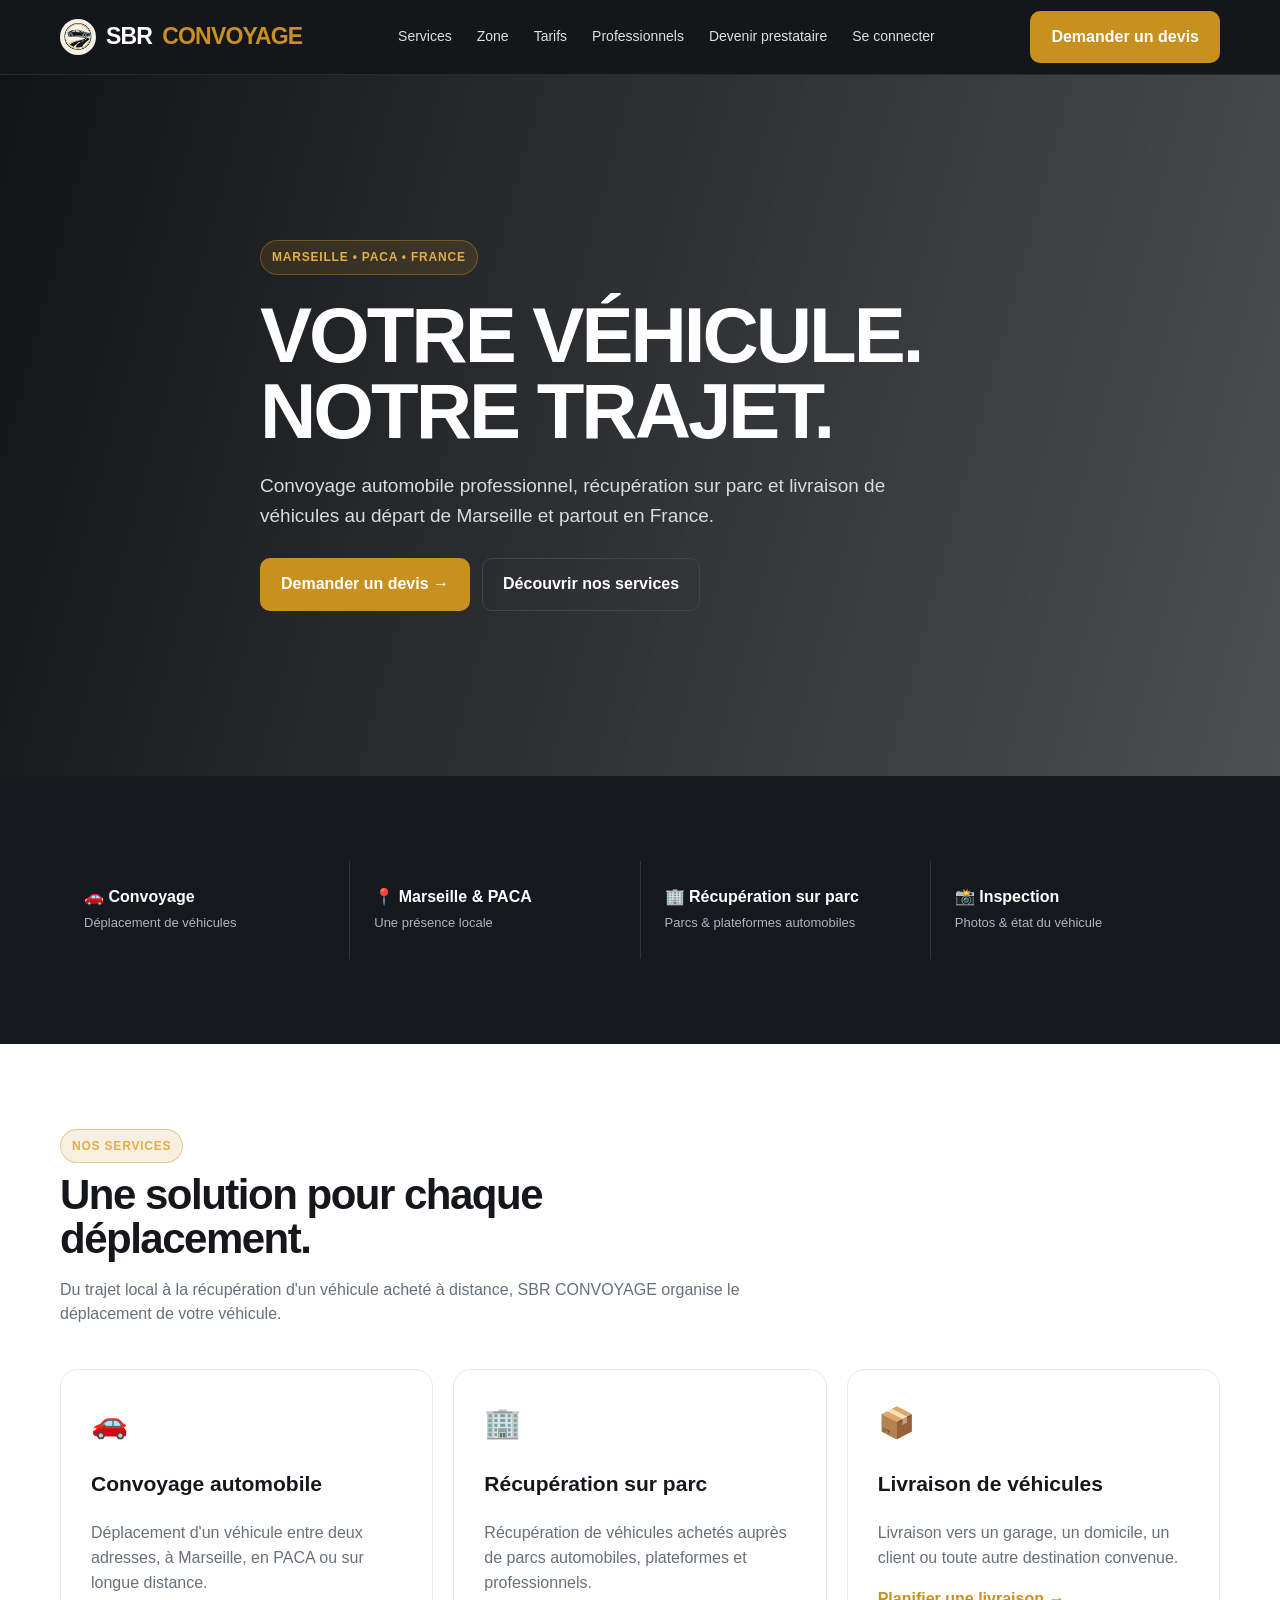
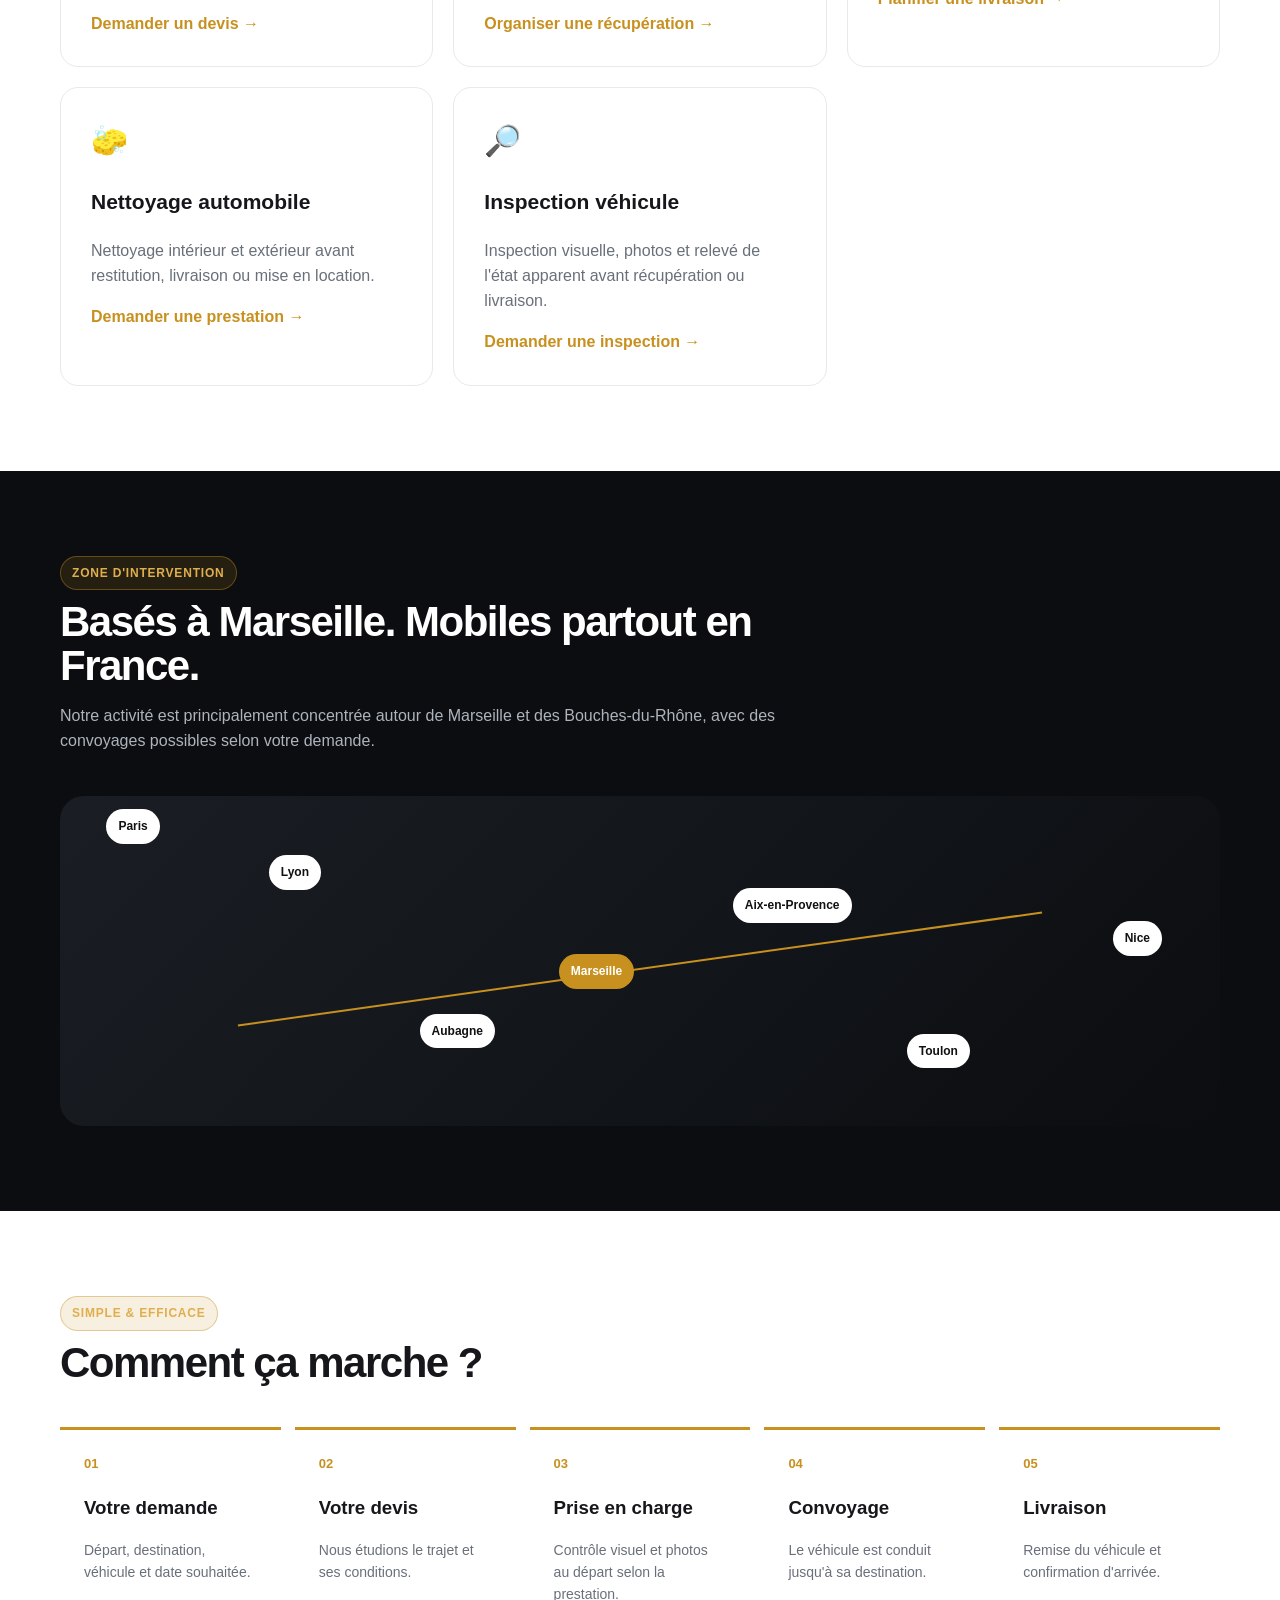
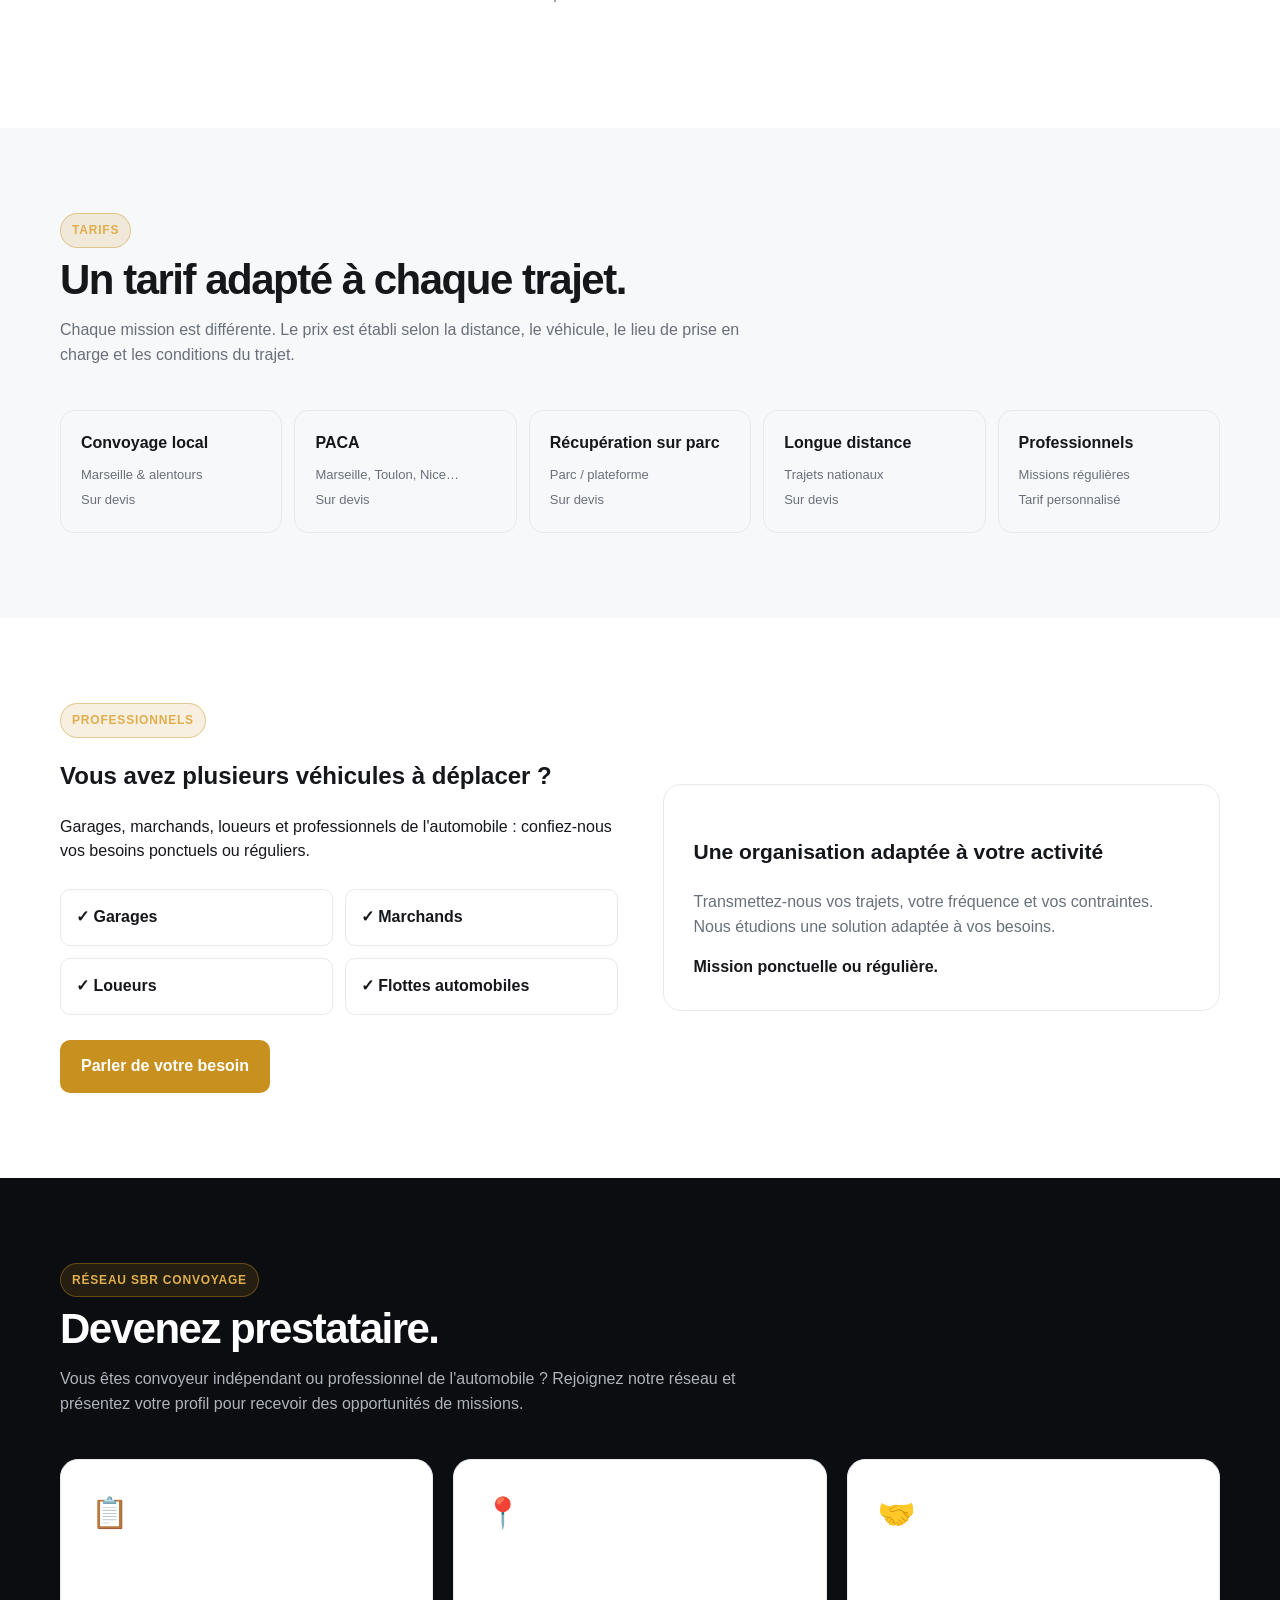
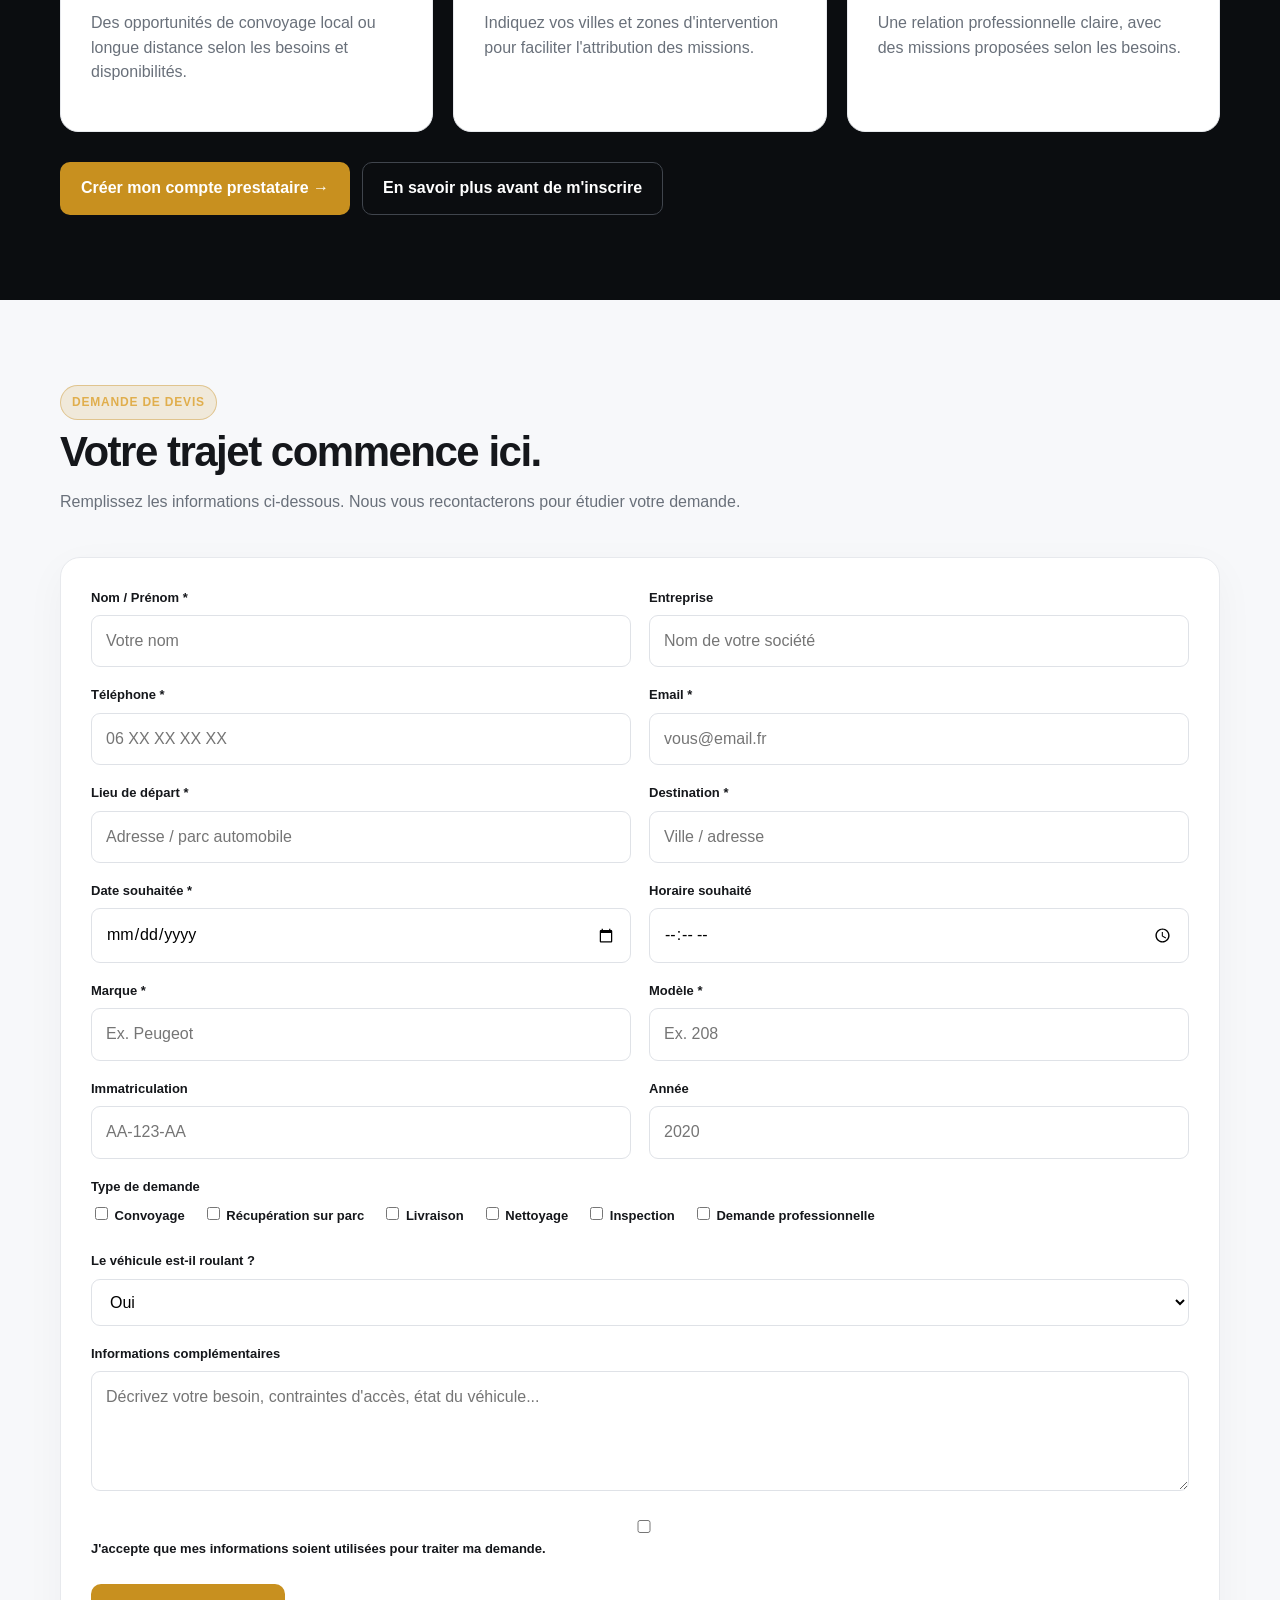
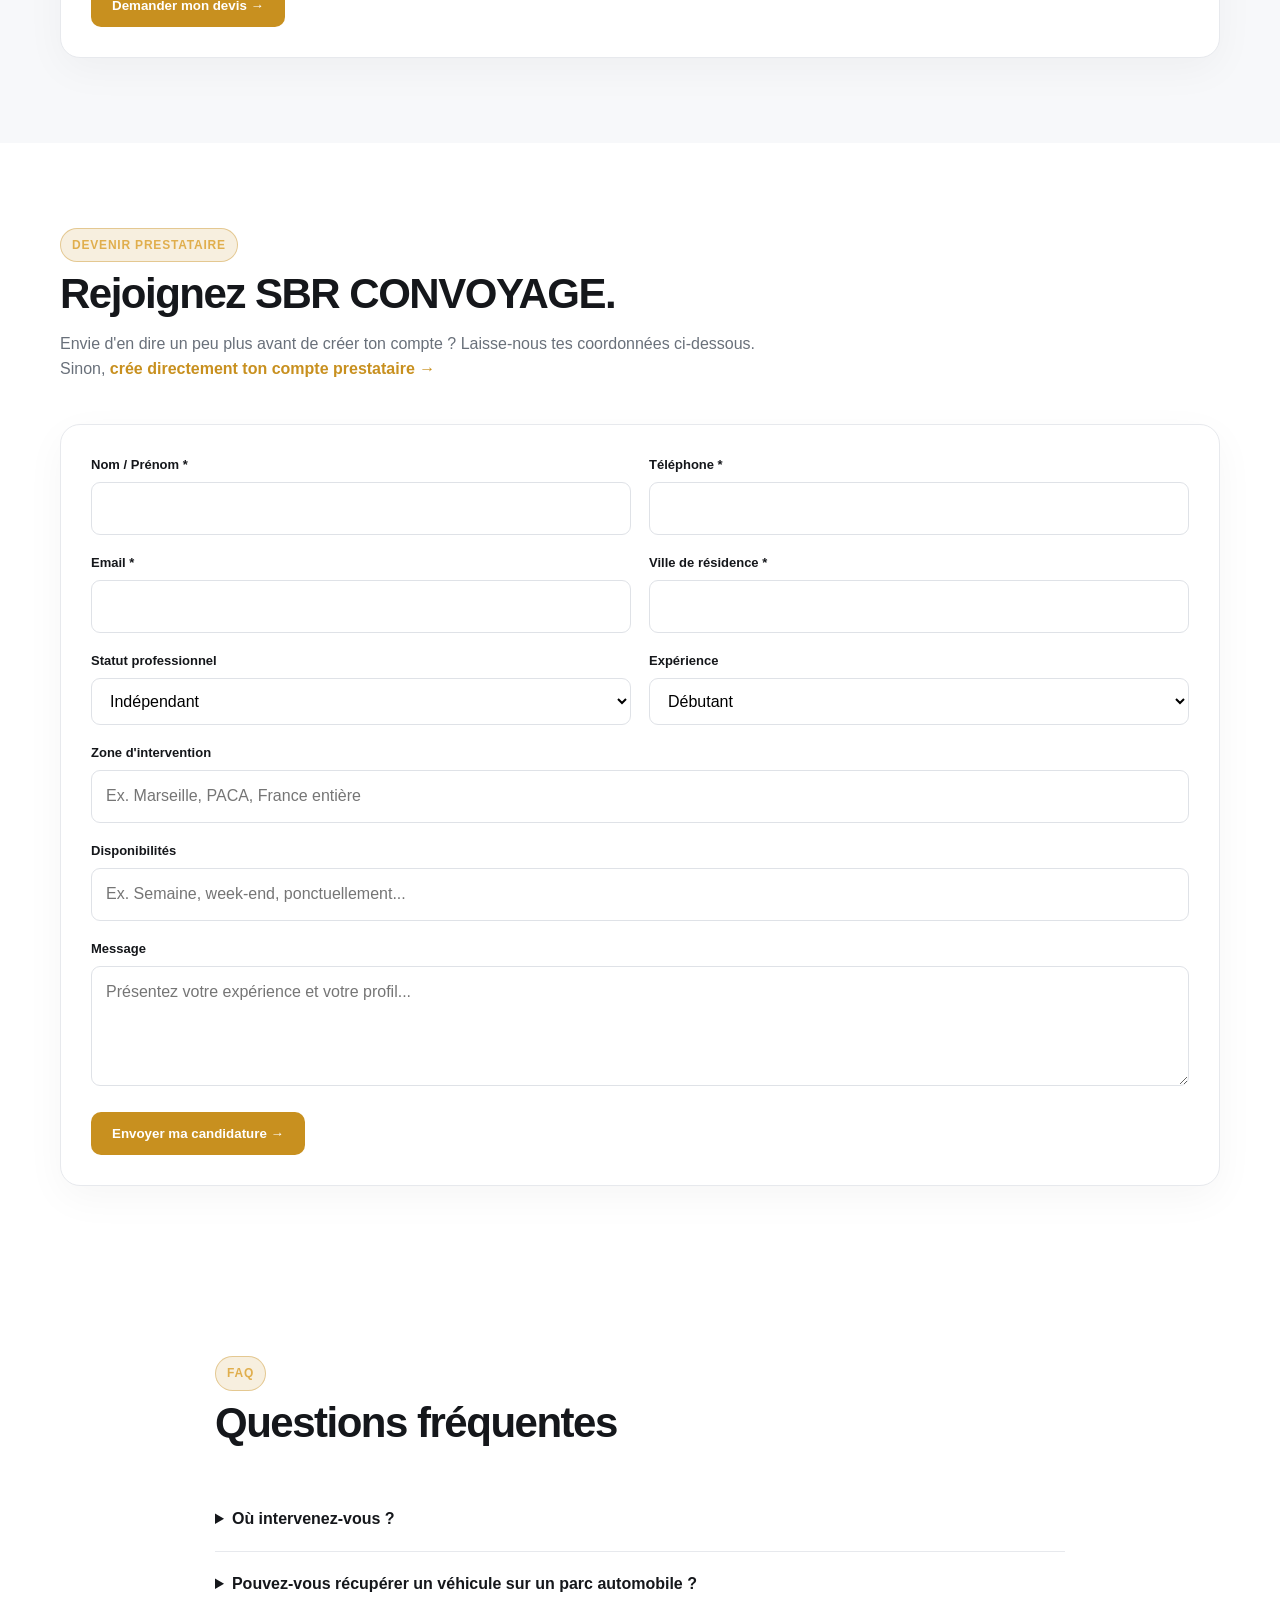
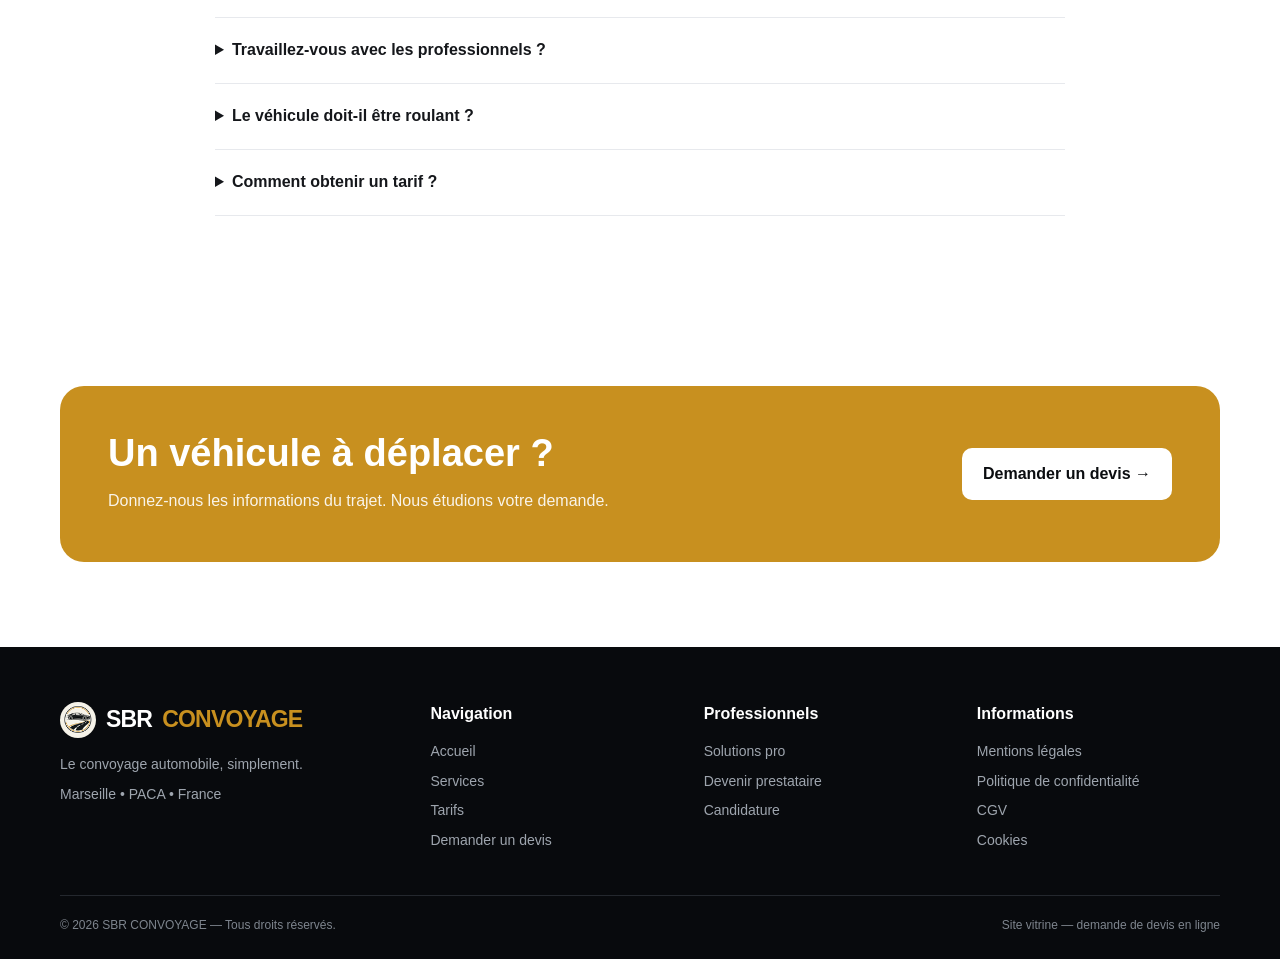
<file: vitrine.html>
<!DOCTYPE html>
<html lang="fr">
<head>
<meta charset="UTF-8">
<meta name="viewport" content="width=device-width, initial-scale=1.0">
<title>SBR Convoyage — Convoyage automobile à Marseille</title>
<meta name="description" content="SBR Convoyage : convoyage automobile, récupération sur parc et livraison de véhicules au départ de Marseille et partout en France.">
<link rel="manifest" href="manifest.json">
<meta name="theme-color" content="#0b0d10">
<link rel="apple-touch-icon" href="icons/icon-apple-touch.png">
<link rel="icon" href="icons/icon-192.png">
<style>
:root{--dark:#0b0d10;--dark2:#15191f;--text:#15171b;--muted:#69707a;--line:#e7e9ed;--accent:#C8901F;--bg:#f7f8fa;--white:#fff}
*{box-sizing:border-box}html{scroll-behavior:smooth}body{margin:0;font-family:Inter,Arial,sans-serif;color:var(--text);background:var(--white);line-height:1.55}
a{text-decoration:none;color:inherit}.container{width:min(1160px,92%);margin:auto}
header{position:sticky;top:0;z-index:50;background:rgba(11,13,16,.96);color:white;border-bottom:1px solid #252930}
.nav{height:74px;display:flex;align-items:center;justify-content:space-between;gap:20px}.logo{font-size:23px;font-weight:900;letter-spacing:-.8px;display:inline-flex;align-items:center;gap:10px}.logo img{height:36px;width:36px;border-radius:50%;display:block}.logo span{color:var(--accent)}
nav{display:flex;gap:25px;align-items:center;font-size:14px}nav a{opacity:.86}nav a:hover{opacity:1;color:#fff}.btn{display:inline-flex;align-items:center;justify-content:center;padding:13px 20px;border-radius:10px;font-weight:800;border:1px solid transparent;cursor:pointer}.btn-primary{background:var(--accent);color:#fff}.btn-light{background:#fff;color:var(--dark)}.btn-outline{border-color:#40454d;color:#fff}
.menu{display:none;background:none;border:0;color:#fff;font-size:25px}
.hero{background:linear-gradient(105deg,rgba(8,10,13,.96),rgba(8,10,13,.72)),url("https://images.unsplash.com/photo-1492144534655-ae79c964c9d7?auto=format&fit=crop&w=1800&q=85") center/cover;min-height:650px;display:flex;align-items:center;color:white}
.hero-content{max-width:760px;padding:80px 0}.eyebrow{display:inline-block;color:#E0AE4D;background:rgba(200,144,31,.14);border:1px solid rgba(200,144,31,.4);padding:7px 11px;border-radius:99px;font-weight:800;font-size:12px;text-transform:uppercase;letter-spacing:.8px}
h1{font-size:clamp(43px,7vw,78px);line-height:.98;letter-spacing:-3px;margin:22px 0}.hero p{font-size:19px;color:#d8dbe0;max-width:650px}.actions{display:flex;gap:12px;flex-wrap:wrap;margin-top:28px}
.trust{background:var(--dark2);color:white}.trust-grid{display:grid;grid-template-columns:repeat(4,1fr);gap:1px;background:#30343b}.trust-item{padding:24px;background:var(--dark2)}.trust-item strong{display:block}.trust-item span{font-size:13px;color:#aeb4bc}
section{padding:85px 0}.section-head{max-width:720px;margin-bottom:42px}.section-head h2{font-size:42px;line-height:1.05;letter-spacing:-1.5px;margin:10px 0}.section-head p{color:var(--muted)}
.cards{display:grid;grid-template-columns:repeat(3,1fr);gap:20px}.card{border:1px solid var(--line);border-radius:18px;padding:30px;background:white;transition:.2s}.card:hover{transform:translateY(-3px);box-shadow:0 12px 35px #1111}.icon{font-size:30px}.card h3{font-size:21px}.card p{color:var(--muted)}.link{font-weight:800;color:var(--accent)}
.dark-section{background:var(--dark);color:white}.dark-section .section-head p{color:#aeb4bc}
.mapbox{background:linear-gradient(135deg,#1a1e24,#0b0d10);border-radius:24px;min-height:330px;position:relative;overflow:hidden;padding:35px}.route{height:2px;background:var(--accent);position:absolute;left:15%;right:15%;top:52%;transform:rotate(-8deg)}.city{position:absolute;background:#fff;color:#111;padding:8px 12px;border-radius:99px;font-size:12px;font-weight:800}.marseille{left:43%;top:48%;background:var(--accent);color:#fff}.aubagne{left:31%;top:66%}.aix{left:58%;top:28%}.toulon{left:73%;top:72%}.nice{right:5%;top:38%}.lyon{left:18%;top:18%}.paris{left:4%;top:4%}
.steps{display:grid;grid-template-columns:repeat(5,1fr);gap:14px}.step{padding:24px;border-top:3px solid var(--accent)}.num{font-size:13px;font-weight:900;color:var(--accent)}.step p{color:var(--muted);font-size:14px}
.price-grid{display:grid;grid-template-columns:repeat(5,1fr);gap:12px}.price{border:1px solid var(--line);border-radius:14px;padding:20px}.price strong{display:block;margin-bottom:7px}.price span{font-size:13px;color:var(--muted)}
.cta{background:var(--accent);color:#fff;border-radius:24px;padding:48px;display:flex;align-items:center;justify-content:space-between;gap:30px}.cta h2{font-size:38px;line-height:1.05;margin:0}.cta p{margin-bottom:0;opacity:.9}
.pro{display:grid;grid-template-columns:1fr 1fr;gap:45px;align-items:center}.check{display:grid;grid-template-columns:1fr 1fr;gap:12px;margin:25px 0}.check div{padding:15px;border:1px solid var(--line);border-radius:10px;font-weight:700}
.form-wrap{background:var(--bg)}form{background:white;border:1px solid var(--line);border-radius:20px;padding:30px;box-shadow:0 12px 40px #1111110a}.form-grid{display:grid;grid-template-columns:1fr 1fr;gap:18px}label{font-weight:800;font-size:13px;display:block;margin-bottom:7px}input,select,textarea{width:100%;padding:13px 14px;border:1px solid #dfe2e7;border-radius:9px;font:inherit;background:#fff}textarea{min-height:120px;resize:vertical}.full{grid-column:1/-1}.checks{display:flex;gap:18px;flex-wrap:wrap}.checks label{font-weight:600}.checks input{width:auto}
.faq{max-width:850px}.faq details{border-bottom:1px solid var(--line);padding:20px 0}.faq summary{font-weight:800;cursor:pointer}
footer{background:#080a0d;color:#fff;padding:55px 0 25px}.footer-grid{display:grid;grid-template-columns:1.4fr 1fr 1fr 1fr;gap:30px}.footer-grid p,.footer-grid a{color:#9ea5ae;font-size:14px;display:block;margin:8px 0}.footer-title{font-weight:800;margin-bottom:14px}.copyright{border-top:1px solid #24282e;margin-top:35px;padding-top:20px;color:#7e858e;font-size:12px;display:flex;justify-content:space-between}
@media(max-width:850px){nav{display:none}.menu{display:block}.nav>.btn{display:none}.trust-grid{grid-template-columns:1fr 1fr}.cards,.pro{grid-template-columns:1fr}.steps{grid-template-columns:1fr 1fr}.price-grid{grid-template-columns:1fr 1fr}.footer-grid{grid-template-columns:1fr 1fr}.cta{display:block}.cta .btn{margin-top:22px}.hero{min-height:590px}}
@media(max-width:560px){section{padding:62px 0}.hero-content{padding:60px 0}h1{letter-spacing:-2px}.hero p{font-size:16px}.trust-grid,.steps,.price-grid,.form-grid,.footer-grid{grid-template-columns:1fr}.full{grid-column:auto}.cta{padding:30px}.cta h2,.section-head h2{font-size:32px}.check{grid-template-columns:1fr}.copyright{display:block}.copyright span{display:block;margin-top:8px}}
</style>
</head>
<body>

<header>
  <div class="container nav">
    <a class="logo" href="#accueil"><img src="icons/logo-mark.png" alt="SBR CONVOYAGE">SBR<span>CONVOYAGE</span></a>
    <nav>
      <a href="#services">Services</a><a href="#zone">Zone</a><a href="#tarifs">Tarifs</a>
      <a href="#pro">Professionnels</a><a href="#prestataire">Devenir prestataire</a>
      <a href="index.html">Se connecter</a>
    </nav>
    <a class="btn btn-primary" href="#devis">Demander un devis</a>
    <button class="menu" aria-label="Menu">☰</button>
  </div>
</header>

<main>
<section class="hero" id="accueil">
  <div class="container hero-content">
    <span class="eyebrow">Marseille • PACA • France</span>
    <h1>VOTRE VÉHICULE.<br>NOTRE TRAJET.</h1>
    <p>Convoyage automobile professionnel, récupération sur parc et livraison de véhicules au départ de Marseille et partout en France.</p>
    <div class="actions">
      <a class="btn btn-primary" href="#devis">Demander un devis →</a>
      <a class="btn btn-outline" href="#services">Découvrir nos services</a>
    </div>
  </div>
</section>

<section class="trust">
<div class="container trust-grid">
  <div class="trust-item"><strong>🚗 Convoyage</strong><span>Déplacement de véhicules</span></div>
  <div class="trust-item"><strong>📍 Marseille & PACA</strong><span>Une présence locale</span></div>
  <div class="trust-item"><strong>🏢 Récupération sur parc</strong><span>Parcs & plateformes automobiles</span></div>
  <div class="trust-item"><strong>📸 Inspection</strong><span>Photos & état du véhicule</span></div>
</div>
</section>

<section id="services">
<div class="container">
  <div class="section-head"><span class="eyebrow">Nos services</span><h2>Une solution pour chaque déplacement.</h2><p>Du trajet local à la récupération d'un véhicule acheté à distance, SBR CONVOYAGE organise le déplacement de votre véhicule.</p></div>
  <div class="cards">
    <article class="card"><div class="icon">🚗</div><h3>Convoyage automobile</h3><p>Déplacement d'un véhicule entre deux adresses, à Marseille, en PACA ou sur longue distance.</p><a class="link" href="#devis">Demander un devis →</a></article>
    <article class="card"><div class="icon">🏢</div><h3>Récupération sur parc</h3><p>Récupération de véhicules achetés auprès de parcs automobiles, plateformes et professionnels.</p><a class="link" href="#devis">Organiser une récupération →</a></article>
    <article class="card"><div class="icon">📦</div><h3>Livraison de véhicules</h3><p>Livraison vers un garage, un domicile, un client ou toute autre destination convenue.</p><a class="link" href="#devis">Planifier une livraison →</a></article>
    <article class="card"><div class="icon">🧽</div><h3>Nettoyage automobile</h3><p>Nettoyage intérieur et extérieur avant restitution, livraison ou mise en location.</p><a class="link" href="#devis">Demander une prestation →</a></article>
    <article class="card"><div class="icon">🔎</div><h3>Inspection véhicule</h3><p>Inspection visuelle, photos et relevé de l'état apparent avant récupération ou livraison.</p><a class="link" href="#devis">Demander une inspection →</a></article>
  </div>
</div>
</section>

<section class="dark-section" id="zone">
<div class="container">
  <div class="section-head"><span class="eyebrow">Zone d'intervention</span><h2>Basés à Marseille. Mobiles partout en France.</h2><p>Notre activité est principalement concentrée autour de Marseille et des Bouches-du-Rhône, avec des convoyages possibles selon votre demande.</p></div>
  <div class="mapbox">
    <div class="route"></div>
    <span class="city paris">Paris</span><span class="city lyon">Lyon</span><span class="city aix">Aix-en-Provence</span>
    <span class="city marseille">Marseille</span><span class="city aubagne">Aubagne</span><span class="city toulon">Toulon</span><span class="city nice">Nice</span>
  </div>
</div>
</section>

<section>
<div class="container">
  <div class="section-head"><span class="eyebrow">Simple & efficace</span><h2>Comment ça marche ?</h2></div>
  <div class="steps">
    <div class="step"><div class="num">01</div><h3>Votre demande</h3><p>Départ, destination, véhicule et date souhaitée.</p></div>
    <div class="step"><div class="num">02</div><h3>Votre devis</h3><p>Nous étudions le trajet et ses conditions.</p></div>
    <div class="step"><div class="num">03</div><h3>Prise en charge</h3><p>Contrôle visuel et photos au départ selon la prestation.</p></div>
    <div class="step"><div class="num">04</div><h3>Convoyage</h3><p>Le véhicule est conduit jusqu'à sa destination.</p></div>
    <div class="step"><div class="num">05</div><h3>Livraison</h3><p>Remise du véhicule et confirmation d'arrivée.</p></div>
  </div>
</div>
</section>

<section id="tarifs" class="form-wrap">
<div class="container">
  <div class="section-head"><span class="eyebrow">Tarifs</span><h2>Un tarif adapté à chaque trajet.</h2><p>Chaque mission est différente. Le prix est établi selon la distance, le véhicule, le lieu de prise en charge et les conditions du trajet.</p></div>
  <div class="price-grid">
    <div class="price"><strong>Convoyage local</strong><span>Marseille & alentours<br>Sur devis</span></div>
    <div class="price"><strong>PACA</strong><span>Marseille, Toulon, Nice…<br>Sur devis</span></div>
    <div class="price"><strong>Récupération sur parc</strong><span>Parc / plateforme<br>Sur devis</span></div>
    <div class="price"><strong>Longue distance</strong><span>Trajets nationaux<br>Sur devis</span></div>
    <div class="price"><strong>Professionnels</strong><span>Missions régulières<br>Tarif personnalisé</span></div>
  </div>
</div>
</section>

<section id="pro">
<div class="container pro">
  <div>
    <span class="eyebrow">Professionnels</span><h2>Vous avez plusieurs véhicules à déplacer ?</h2>
    <p>Garages, marchands, loueurs et professionnels de l'automobile : confiez-nous vos besoins ponctuels ou réguliers.</p>
    <div class="check"><div>✓ Garages</div><div>✓ Marchands</div><div>✓ Loueurs</div><div>✓ Flottes automobiles</div></div>
    <a class="btn btn-primary" href="#devis">Parler de votre besoin</a>
  </div>
  <div class="card"><h3>Une organisation adaptée à votre activité</h3><p>Transmettez-nous vos trajets, votre fréquence et vos contraintes. Nous étudions une solution adaptée à vos besoins.</p><strong>Mission ponctuelle ou régulière.</strong></div>
</div>
</section>

<section class="dark-section" id="prestataire">
<div class="container">
  <div class="section-head"><span class="eyebrow">Réseau SBR Convoyage</span><h2>Devenez prestataire.</h2><p>Vous êtes convoyeur indépendant ou professionnel de l'automobile ? Rejoignez notre réseau et présentez votre profil pour recevoir des opportunités de missions.</p></div>
  <div class="cards">
    <article class="card"><div class="icon">📋</div><h3>Des missions</h3><p>Des opportunités de convoyage local ou longue distance selon les besoins et disponibilités.</p></article>
    <article class="card"><div class="icon">📍</div><h3>Votre zone</h3><p>Indiquez vos villes et zones d'intervention pour faciliter l'attribution des missions.</p></article>
    <article class="card"><div class="icon">🤝</div><h3>Un réseau</h3><p>Une relation professionnelle claire, avec des missions proposées selon les besoins.</p></article>
  </div>
  <div style="margin-top:30px; display:flex; gap:12px; flex-wrap:wrap;">
    <a class="btn btn-primary" href="inscription.html">Créer mon compte prestataire →</a>
    <a class="btn btn-outline" href="#candidature">En savoir plus avant de m'inscrire</a>
  </div>
</div>
</section>

<section id="devis" class="form-wrap">
<div class="container">
  <div class="section-head"><span class="eyebrow">Demande de devis</span><h2>Votre trajet commence ici.</h2><p>Remplissez les informations ci-dessous. Nous vous recontacterons pour étudier votre demande.</p></div>
  <form onsubmit="event.preventDefault(); alert('Merci ! Votre demande a bien été préparée. Connectez ce formulaire à votre service email ou CRM pour recevoir les demandes.');">
    <div class="form-grid">
      <div><label>Nom / Prénom *</label><input required placeholder="Votre nom"></div>
      <div><label>Entreprise</label><input placeholder="Nom de votre société"></div>
      <div><label>Téléphone *</label><input required type="tel" placeholder="06 XX XX XX XX"></div>
      <div><label>Email *</label><input required type="email" placeholder="vous@email.fr"></div>
      <div><label>Lieu de départ *</label><input required placeholder="Adresse / parc automobile"></div>
      <div><label>Destination *</label><input required placeholder="Ville / adresse"></div>
      <div><label>Date souhaitée *</label><input required type="date"></div>
      <div><label>Horaire souhaité</label><input type="time"></div>
      <div><label>Marque *</label><input required placeholder="Ex. Peugeot"></div>
      <div><label>Modèle *</label><input required placeholder="Ex. 208"></div>
      <div><label>Immatriculation</label><input placeholder="AA-123-AA"></div>
      <div><label>Année</label><input type="number" min="1900" max="2100" placeholder="2020"></div>
      <div class="full"><label>Type de demande</label><div class="checks">
        <label><input type="checkbox"> Convoyage</label><label><input type="checkbox"> Récupération sur parc</label><label><input type="checkbox"> Livraison</label><label><input type="checkbox"> Nettoyage</label><label><input type="checkbox"> Inspection</label><label><input type="checkbox"> Demande professionnelle</label>
      </div></div>
      <div class="full"><label>Le véhicule est-il roulant ?</label><select><option>Oui</option><option>Non</option><option>À préciser</option></select></div>
      <div class="full"><label>Informations complémentaires</label><textarea placeholder="Décrivez votre besoin, contraintes d'accès, état du véhicule..."></textarea></div>
      <div class="full"><label><input type="checkbox" required> J'accepte que mes informations soient utilisées pour traiter ma demande.</label></div>
      <div class="full"><button class="btn btn-primary" type="submit">Demander mon devis →</button></div>
    </div>
  </form>
</div>
</section>

<section id="candidature">
<div class="container">
  <div class="section-head"><span class="eyebrow">Devenir prestataire</span><h2>Rejoignez SBR CONVOYAGE.</h2><p>Envie d'en dire un peu plus avant de créer ton compte ? Laisse-nous tes coordonnées ci-dessous. Sinon, <a class="link" href="inscription.html">crée directement ton compte prestataire →</a></p></div>
  <form onsubmit="event.preventDefault(); alert('Merci ! Votre candidature a été préparée. Connectez ce formulaire à votre service email ou CRM.');">
    <div class="form-grid">
      <div><label>Nom / Prénom *</label><input required></div><div><label>Téléphone *</label><input required type="tel"></div>
      <div><label>Email *</label><input required type="email"></div><div><label>Ville de résidence *</label><input required></div>
      <div><label>Statut professionnel</label><select><option>Indépendant</option><option>Entreprise</option><option>Autre</option></select></div>
      <div><label>Expérience</label><select><option>Débutant</option><option>Moins de 2 ans</option><option>2 à 5 ans</option><option>Plus de 5 ans</option></select></div>
      <div class="full"><label>Zone d'intervention</label><input placeholder="Ex. Marseille, PACA, France entière"></div>
      <div class="full"><label>Disponibilités</label><input placeholder="Ex. Semaine, week-end, ponctuellement..."></div>
      <div class="full"><label>Message</label><textarea placeholder="Présentez votre expérience et votre profil..."></textarea></div>
      <div class="full"><button class="btn btn-primary" type="submit">Envoyer ma candidature →</button></div>
    </div>
  </form>
</div>
</section>

<section>
<div class="container faq">
  <div class="section-head"><span class="eyebrow">FAQ</span><h2>Questions fréquentes</h2></div>
  <details><summary>Où intervenez-vous ?</summary><p>Principalement à Marseille et dans les Bouches-du-Rhône, avec des convoyages possibles en PACA et partout en France selon la demande.</p></details>
  <details><summary>Pouvez-vous récupérer un véhicule sur un parc automobile ?</summary><p>Oui, sous réserve des conditions d'accès et de prise en charge du parc.</p></details>
  <details><summary>Travaillez-vous avec les professionnels ?</summary><p>Oui, notamment avec les garages, marchands, loueurs et professionnels de l'automobile.</p></details>
  <details><summary>Le véhicule doit-il être roulant ?</summary><p>Un véhicule non roulant nécessite une solution de transport adaptée. La demande doit être précisée lors du devis.</p></details>
  <details><summary>Comment obtenir un tarif ?</summary><p>Remplissez le formulaire de devis avec le départ, la destination et les informations du véhicule.</p></details>
</div>
</section>

<section>
<div class="container"><div class="cta"><div><h2>Un véhicule à déplacer ?</h2><p>Donnez-nous les informations du trajet. Nous étudions votre demande.</p></div><a class="btn btn-light" href="#devis">Demander un devis →</a></div></div>
</section>
</main>

<footer>
<div class="container">
  <div class="footer-grid">
    <div><div class="logo"><img src="icons/logo-mark.png" alt="SBR CONVOYAGE">SBR<span>CONVOYAGE</span></div><p>Le convoyage automobile, simplement.</p><p>Marseille • PACA • France</p></div>
    <div><div class="footer-title">Navigation</div><a href="#accueil">Accueil</a><a href="#services">Services</a><a href="#tarifs">Tarifs</a><a href="#devis">Demander un devis</a></div>
    <div><div class="footer-title">Professionnels</div><a href="#pro">Solutions pro</a><a href="#prestataire">Devenir prestataire</a><a href="#candidature">Candidature</a></div>
    <div><div class="footer-title">Informations</div><a href="#">Mentions légales</a><a href="#">Politique de confidentialité</a><a href="#">CGV</a><a href="#">Cookies</a></div>
  </div>
  <div class="copyright"><span>© 2026 SBR CONVOYAGE — Tous droits réservés.</span><span>Site vitrine — demande de devis en ligne</span></div>
</div>
</footer>

<script>
if ('serviceWorker' in navigator) {
  window.addEventListener('load', () => {
    navigator.serviceWorker.register('service-worker.js').catch(() => {});
  });
}
</script>
</body>
</html>
</file>
